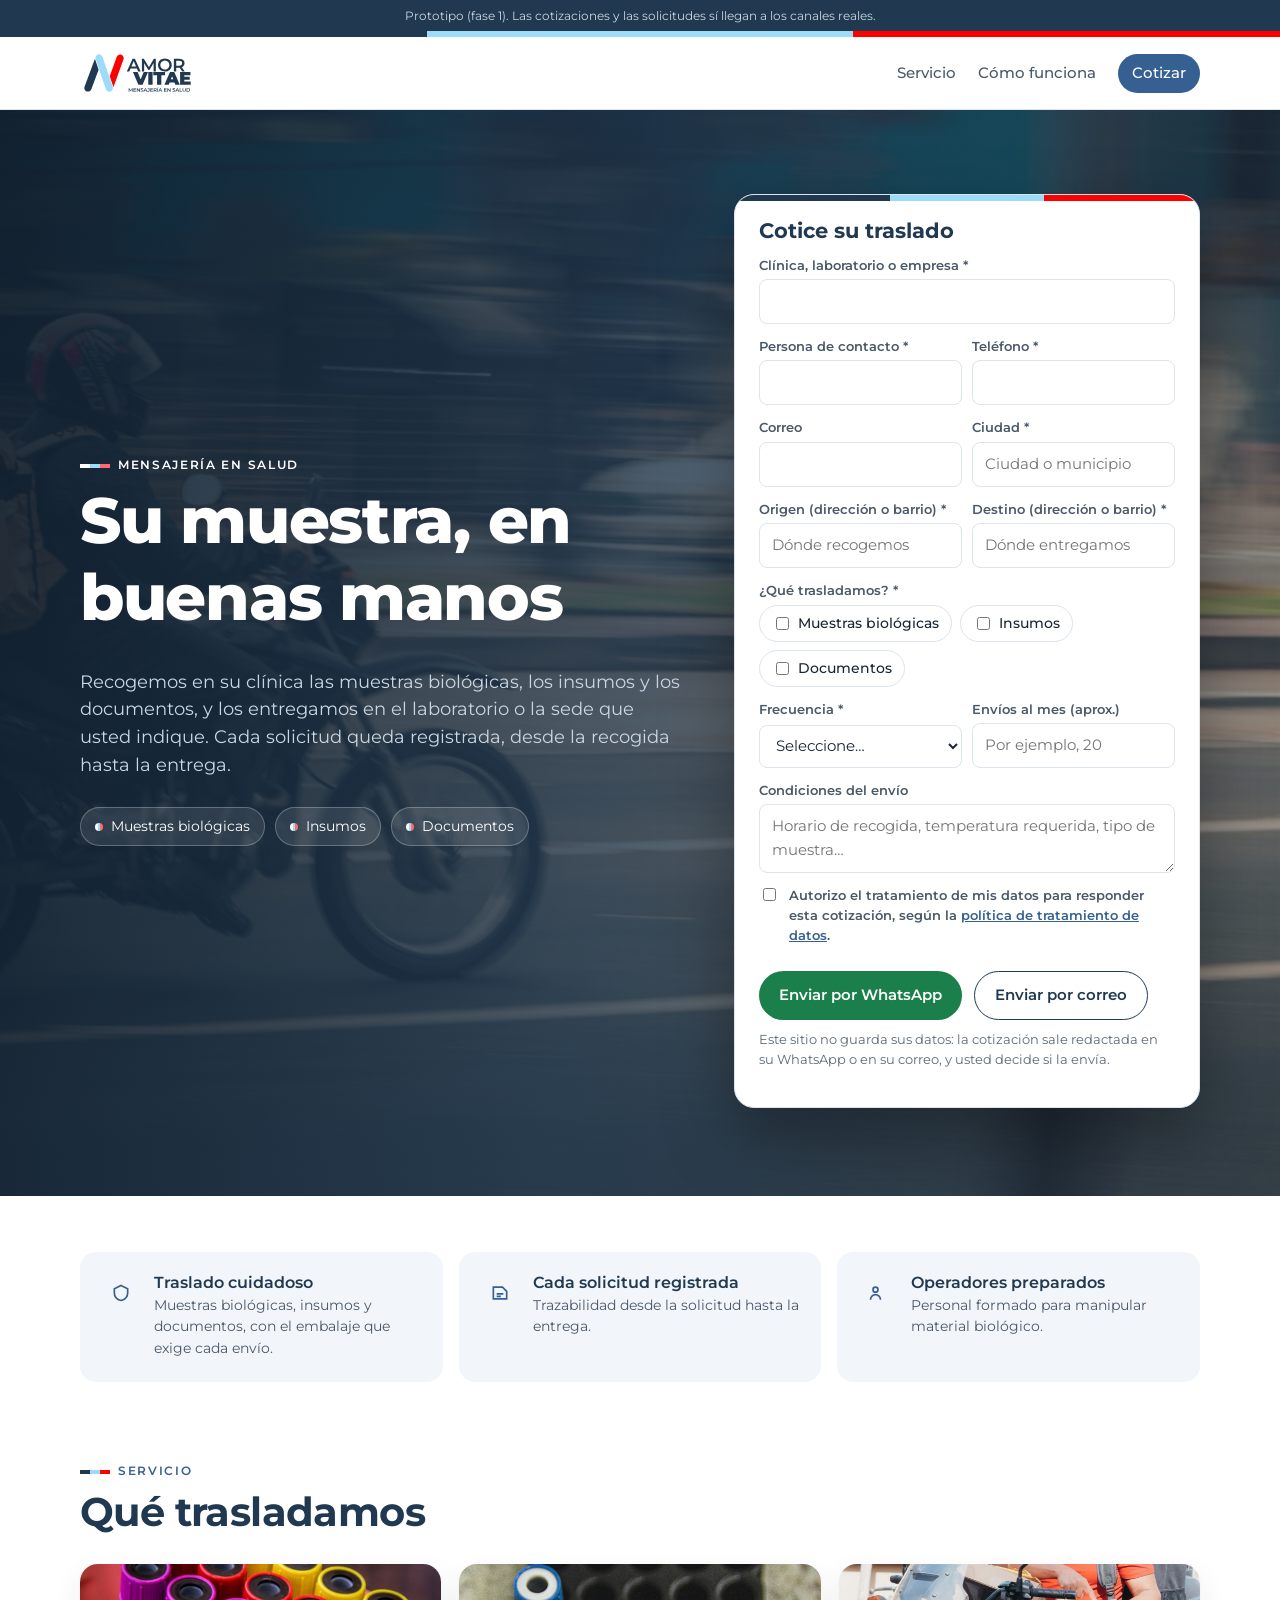
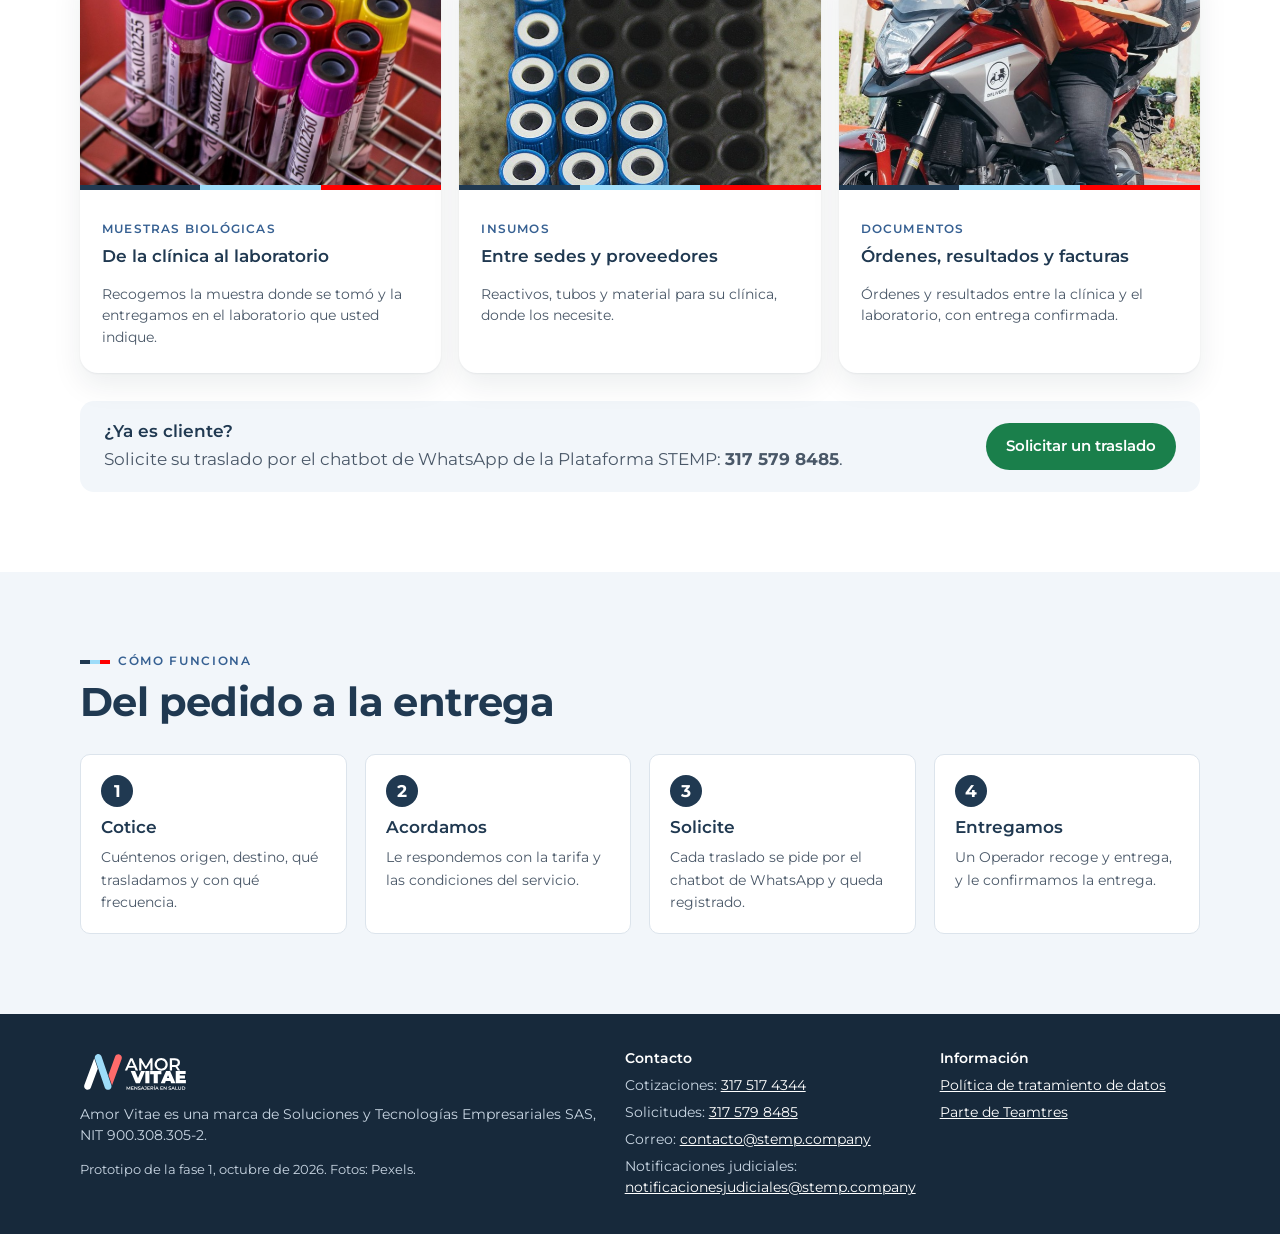
<file: index.html>
<!doctype html>
<html lang="es-CO">
<head>
  <meta charset="utf-8">
  <meta name="viewport" content="width=device-width, initial-scale=1">
  <title>Amor Vitae · Traslado de muestras biológicas, insumos y documentos</title>
  <meta name="description" content="Traslado de muestras biológicas, insumos y documentos desde su clínica veterinaria hasta el laboratorio. Cotice su traslado.">
  <meta name="robots" content="noindex">
  <link rel="icon" href="assets/icono.png">
  <link rel="preconnect" href="https://fonts.googleapis.com">
  <link rel="preconnect" href="https://fonts.gstatic.com" crossorigin>
  <link href="https://fonts.googleapis.com/css2?family=Montserrat:ital,wght@0,400;0,500;0,600;0,700;0,800;1,800&display=swap" rel="stylesheet">
  <link rel="stylesheet" href="assets/style.css">
  <script>document.documentElement.classList.add("js");</script>
</head>
<body>
  <div class="aviso-prototipo">Prototipo (fase 1). Las cotizaciones y las solicitudes sí llegan a los canales reales.</div>
  <div class="trazo" aria-hidden="true"></div>

  <header class="encabezado">
    <div class="contenedor">
      <a class="marca" href="#inicio" aria-label="Inicio"><img src="assets/logo.svg" alt="Amor Vitae, mensajería en salud"></a>
      <nav class="nav">
        <a class="ocultable" href="#servicio">Servicio</a>
        <a class="ocultable" href="#como-funciona">Cómo funciona</a>
        <a class="boton boton-primario boton-pequeno" href="#cotizar">Cotizar</a>
      </nav>
    </div>
  </header>

  <main id="inicio">
    <section class="portada hero" id="cotizar" style="background-image:url('assets/img/mensajero-moto.jpg')">
      <div class="contenedor">
        <div>
          <div class="etiqueta">Mensajería en salud</div>
          <h1>Su muestra, en buenas manos</h1>
          <p class="lead">Recogemos en su clínica las muestras biológicas, los insumos y los documentos, y los entregamos en el laboratorio o la sede que usted indique. Cada solicitud queda registrada, desde la recogida hasta la entrega.</p>
          <div class="chips"><span class="chip">Muestras biológicas</span><span class="chip">Insumos</span><span class="chip">Documentos</span></div>
        </div>

        <div class="cotizador">
          <h2>Cotice su traslado</h2>
          <form id="form-cotizacion" novalidate>
            <div class="campo"><label for="c-empresa">Clínica, laboratorio o empresa *</label><input id="c-empresa" name="empresa" required autocomplete="organization"></div>
            <div class="dos">
              <div class="campo"><label for="c-contacto">Persona de contacto *</label><input id="c-contacto" name="contacto" required autocomplete="name"></div>
              <div class="campo"><label for="c-telefono">Teléfono *</label><input id="c-telefono" name="telefono" required inputmode="tel" autocomplete="tel"></div>
            </div>
            <div class="dos">
              <div class="campo"><label for="c-correo">Correo</label><input id="c-correo" name="correo" type="email" autocomplete="email"></div>
              <div class="campo"><label for="c-ciudad">Ciudad *</label><input id="c-ciudad" name="ciudad" required list="ciudades" autocomplete="address-level2" placeholder="Ciudad o municipio"><datalist id="ciudades"></datalist></div>
            </div>
            <div class="ruta">
              <div class="campo"><label for="c-origen">Origen (dirección o barrio) *</label><input id="c-origen" name="origen" required placeholder="Dónde recogemos"></div>
              <div class="campo"><label for="c-destino">Destino (dirección o barrio) *</label><input id="c-destino" name="destino" required placeholder="Dónde entregamos"></div>
            </div>
            <div class="campo"><label>¿Qué trasladamos? *</label>
              <div class="opciones" id="tipos">
                <label><input type="checkbox" name="tipo" value="Muestras biológicas"> Muestras biológicas</label>
                <label><input type="checkbox" name="tipo" value="Insumos"> Insumos</label>
                <label><input type="checkbox" name="tipo" value="Documentos"> Documentos</label>
              </div>
            </div>
            <div class="dos">
              <div class="campo"><label for="c-frecuencia">Frecuencia *</label>
                <select id="c-frecuencia" name="frecuencia" required>
                  <option value="">Seleccione…</option>
                  <option>Una sola vez</option>
                  <option>Diaria</option>
                  <option>Varias veces por semana</option>
                  <option>Semanal</option>
                  <option>Mensual</option>
                  <option>Según demanda</option>
                </select>
              </div>
              <div class="campo"><label for="c-volumen">Envíos al mes (aprox.)</label><input id="c-volumen" name="volumen" inputmode="numeric" placeholder="Por ejemplo, 20"></div>
            </div>
            <div class="campo"><label for="c-notas">Condiciones del envío</label><textarea id="c-notas" name="notas" rows="2" placeholder="Horario de recogida, temperatura requerida, tipo de muestra…"></textarea></div>
            <label class="autorizacion"><input type="checkbox" name="autoriza" required> <span>Autorizo el tratamiento de mis datos para responder esta cotización, según la <a href="politica-datos.html" target="_blank">política de tratamiento de datos</a>.</span></label>
            <div class="error" id="error-cotizacion" role="alert"></div>
            <div class="acciones" style="margin-top:6px">
              <button class="boton boton-whatsapp" type="button" data-enviar="whatsapp">Enviar por WhatsApp</button>
              <button class="boton boton-secundario" type="button" data-enviar="correo">Enviar por correo</button>
            </div>
            <p class="nota" style="margin-top:10px">Este sitio no guarda sus datos: la cotización sale redactada en su WhatsApp o en su correo, y usted decide si la envía.</p>
          </form>
        </div>
      </div>
    </section>

    <section class="franja-pilares">
      <div class="contenedor">
        <div class="pilares">
            <div class="pilar"><div class="icono"><svg width="20" height="20" viewBox="0 0 24 24" fill="none" stroke="currentColor" stroke-width="2"><path d="M12 3l8 4v5c0 5-3.5 8-8 9-4.5-1-8-4-8-9V7z"/></svg></div><div><h3>Traslado cuidadoso</h3><p>Muestras biológicas, insumos y documentos, con el embalaje que exige cada envío.</p></div></div>
            <div class="pilar"><div class="icono"><svg width="20" height="20" viewBox="0 0 24 24" fill="none" stroke="currentColor" stroke-width="2"><path d="M4 19V5h11l5 5v9z"/><path d="M8 13h8M8 16h5"/></svg></div><div><h3>Cada solicitud registrada</h3><p>Trazabilidad desde la solicitud hasta la entrega.</p></div></div>
            <div class="pilar"><div class="icono"><svg width="20" height="20" viewBox="0 0 24 24" fill="none" stroke="currentColor" stroke-width="2"><circle cx="9" cy="8" r="3"/><path d="M3 20c0-3.3 2.7-6 6-6s6 2.7 6 6"/></svg></div><div><h3>Operadores preparados</h3><p>Personal formado para manipular material biológico.</p></div></div>
          </div>
      </div>
    </section>

    <section id="servicio">
      <div class="contenedor">
        <div class="encabezado-seccion revelar">
          <div class="etiqueta">Servicio</div>
          <h2>Qué trasladamos</h2>
        </div>
        <div class="equipos">
          <article class="tarjeta revelar"><div class="foto-servicio"><img src="assets/img/tubos-gradilla.jpg" alt="Tubos de muestras en una gradilla" loading="lazy"></div><div class="cuerpo"><div class="linea">Muestras biológicas</div><h3>De la clínica al laboratorio</h3><p>Recogemos la muestra donde se tomó y la entregamos en el laboratorio que usted indique.</p></div></article>
          <article class="tarjeta revelar"><div class="foto-servicio"><img src="assets/img/tubos-tapa-azul.jpg" alt="Tubos de laboratorio con tapa azul" loading="lazy"></div><div class="cuerpo"><div class="linea">Insumos</div><h3>Entre sedes y proveedores</h3><p>Reactivos, tubos y material para su clínica, donde los necesite.</p></div></article>
          <article class="tarjeta revelar"><div class="foto-servicio"><img src="assets/img/mensajero-paquete.jpg" alt="Mensajero en moto con un paquete" loading="lazy"></div><div class="cuerpo"><div class="linea">Documentos</div><h3>Órdenes, resultados y facturas</h3><p>Órdenes y resultados entre la clínica y el laboratorio, con entrega confirmada.</p></div></article>
        </div>
        <div class="solicitar">
          <div><h3 style="margin:0 0 4px">¿Ya es cliente?</h3><p>Solicite su traslado por el chatbot de WhatsApp de la Plataforma STEMP: <strong id="chatbot-visible">317 579 8485</strong>.</p></div>
          <a class="boton boton-whatsapp" id="boton-chatbot" href="#" target="_blank" rel="noopener">Solicitar un traslado</a>
        </div>
      </div>
    </section>

    <section id="como-funciona" class="seccion-gris">
      <div class="contenedor">
        <div class="encabezado-seccion revelar">
          <div class="etiqueta">Cómo funciona</div>
          <h2>Del pedido a la entrega</h2>
        </div>
        <div class="pasos">
          <div class="paso"><h3>Cotice</h3><p>Cuéntenos origen, destino, qué trasladamos y con qué frecuencia.</p></div>
          <div class="paso"><h3>Acordamos</h3><p>Le respondemos con la tarifa y las condiciones del servicio.</p></div>
          <div class="paso"><h3>Solicite</h3><p>Cada traslado se pide por el chatbot de WhatsApp y queda registrado.</p></div>
          <div class="paso"><h3>Entregamos</h3><p>Un Operador recoge y entrega, y le confirmamos la entrega.</p></div>
        </div>
      </div>
    </section>
  </main>

  <footer class="pie">
    <div class="contenedor">
      <div>
        <img src="assets/logo-negativo.svg" alt="Amor Vitae" style="height:44px">
        <p>Amor Vitae es una marca de <span data-sitio="responsable">Soluciones y Tecnologías Empresariales SAS</span>, NIT <span data-sitio="nit">900.308.305-2</span>.</p>
        <p class="nota" style="color:inherit">Prototipo de la fase 1, octubre de 2026. Fotos: Pexels.</p>
      </div>
      <div>
        <h3>Contacto</h3>
        <ul>
          <li>Cotizaciones: <a id="pie-whatsapp" href="#" target="_blank" rel="noopener">317 517 4344</a></li>
          <li>Solicitudes: <a id="pie-chatbot" href="#" target="_blank" rel="noopener">317 579 8485</a></li>
          <li>Correo: <a id="pie-correo" href="#">contacto@stemp.company</a></li>
          <li>Notificaciones judiciales: <a href="mailto:notificacionesjudiciales@stemp.company">notificacionesjudiciales@stemp.company</a></li>
        </ul>
      </div>
      <div>
        <h3>Información</h3>
        <ul>
          <li><a href="politica-datos.html">Política de tratamiento de datos</a></li>
          <li><a id="pie-grupo" href="#"><span data-sitio="respaldo">Parte de Teamtres</span></a></li>
        </ul>
      </div>
    </div>
  </footer>

  <script src="assets/config.js"></script>
  <script src="assets/app.js"></script>
</body>
</html>
</file>
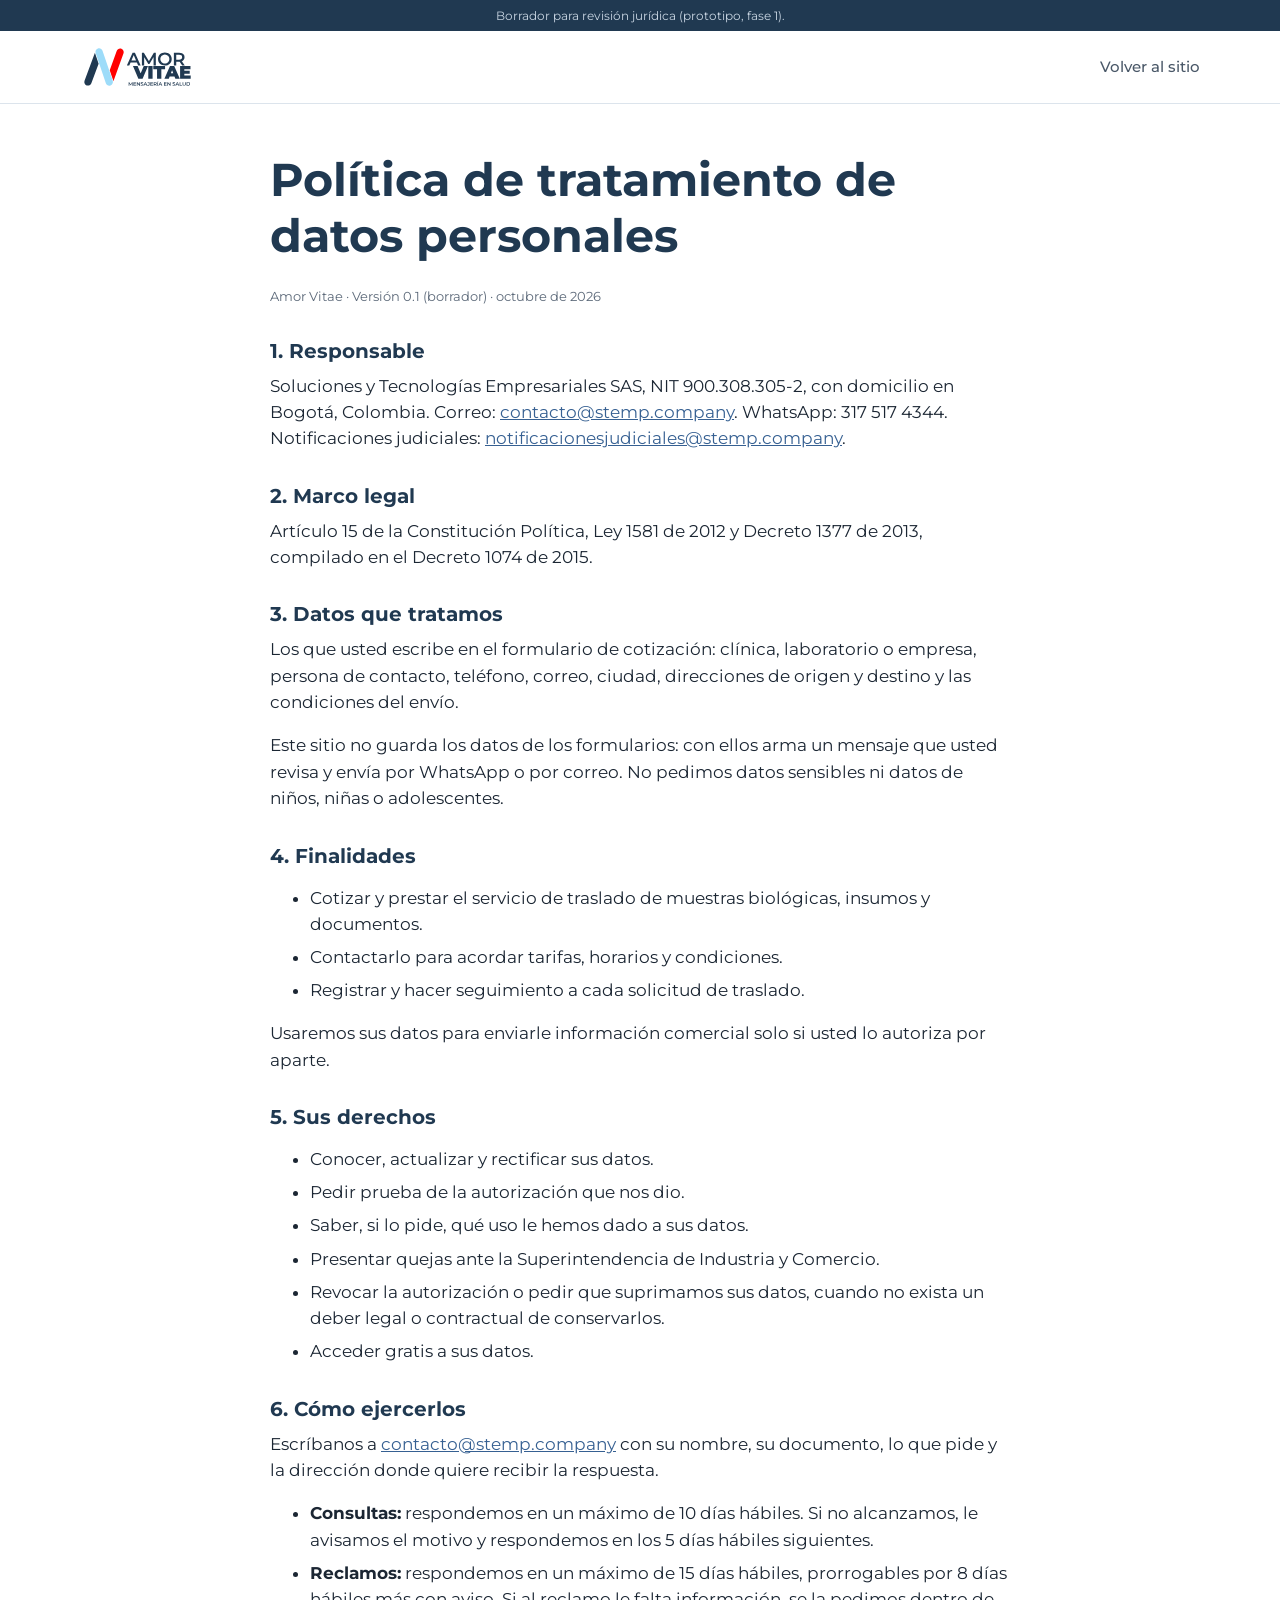
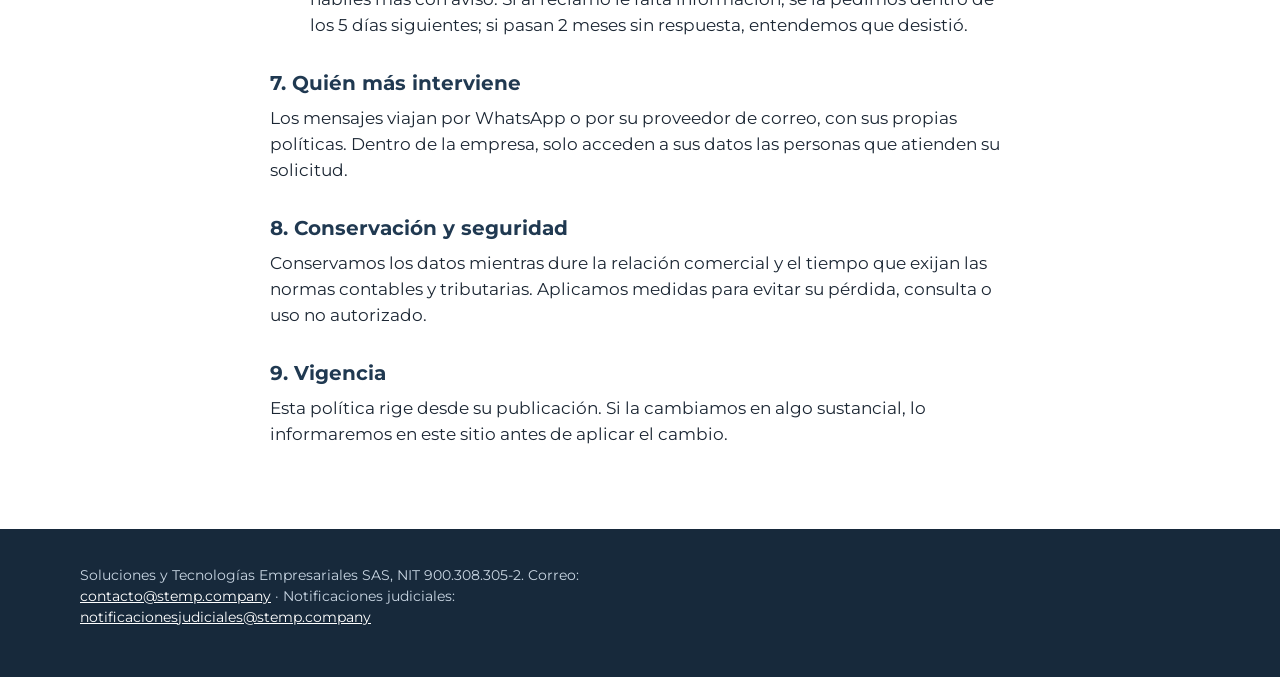
<file: politica-datos.html>
<!doctype html>
<html lang="es-CO">
<head>
  <meta charset="utf-8">
  <meta name="viewport" content="width=device-width, initial-scale=1">
  <title>Política de tratamiento de datos · Amor Vitae</title>
  <meta name="robots" content="noindex">
  <link rel="icon" href="assets/icono.png">
  <link href="https://fonts.googleapis.com/css2?family=Montserrat:wght@400;600;700&display=swap" rel="stylesheet">
  <link rel="stylesheet" href="assets/style.css">
</head>
<body>
  <div class="aviso-prototipo">Borrador para revisión jurídica (prototipo, fase 1).</div>
  <header class="encabezado"><div class="contenedor"><a class="marca" href="index.html"><img src="assets/logo.svg" alt="Amor Vitae"></a><nav class="nav"><a href="index.html">Volver al sitio</a></nav></div></header>
  <main class="documento">
    <h1>Política de tratamiento de datos personales</h1>
    <p class="nota">Amor Vitae · Versión 0.1 (borrador) · octubre de 2026</p>

    <h2>1. Responsable</h2>
    <p>Soluciones y Tecnologías Empresariales SAS, NIT 900.308.305-2, con domicilio en Bogotá, Colombia. Correo: <a href="mailto:contacto@stemp.company">contacto@stemp.company</a>. WhatsApp: 317 517 4344. Notificaciones judiciales: <a href="mailto:notificacionesjudiciales@stemp.company">notificacionesjudiciales@stemp.company</a>.</p>

    <h2>2. Marco legal</h2>
    <p>Artículo 15 de la Constitución Política, Ley 1581 de 2012 y Decreto 1377 de 2013, compilado en el Decreto 1074 de 2015.</p>

    <h2>3. Datos que tratamos</h2>
    <p>Los que usted escribe en el formulario de cotización: clínica, laboratorio o empresa, persona de contacto, teléfono, correo, ciudad, direcciones de origen y destino y las condiciones del envío.</p>
    <p>Este sitio no guarda los datos de los formularios: con ellos arma un mensaje que usted revisa y envía por WhatsApp o por correo. No pedimos datos sensibles ni datos de niños, niñas o adolescentes.</p>

    <h2>4. Finalidades</h2>
    <ul><li>Cotizar y prestar el servicio de traslado de muestras biológicas, insumos y documentos.</li><li>Contactarlo para acordar tarifas, horarios y condiciones.</li><li>Registrar y hacer seguimiento a cada solicitud de traslado.</li></ul>
    <p>Usaremos sus datos para enviarle información comercial solo si usted lo autoriza por aparte.</p>

    <h2>5. Sus derechos</h2>
    <ul>
      <li>Conocer, actualizar y rectificar sus datos.</li>
      <li>Pedir prueba de la autorización que nos dio.</li>
      <li>Saber, si lo pide, qué uso le hemos dado a sus datos.</li>
      <li>Presentar quejas ante la Superintendencia de Industria y Comercio.</li>
      <li>Revocar la autorización o pedir que suprimamos sus datos, cuando no exista un deber legal o contractual de conservarlos.</li>
      <li>Acceder gratis a sus datos.</li>
    </ul>

    <h2>6. Cómo ejercerlos</h2>
    <p>Escríbanos a <a href="mailto:contacto@stemp.company">contacto@stemp.company</a> con su nombre, su documento, lo que pide y la dirección donde quiere recibir la respuesta.</p>
    <ul>
      <li><strong>Consultas:</strong> respondemos en un máximo de 10 días hábiles. Si no alcanzamos, le avisamos el motivo y respondemos en los 5 días hábiles siguientes.</li>
      <li><strong>Reclamos:</strong> respondemos en un máximo de 15 días hábiles, prorrogables por 8 días hábiles más con aviso. Si al reclamo le falta información, se la pedimos dentro de los 5 días siguientes; si pasan 2 meses sin respuesta, entendemos que desistió.</li>
    </ul>

    <h2>7. Quién más interviene</h2>
    <p>Los mensajes viajan por WhatsApp o por su proveedor de correo, con sus propias políticas. Dentro de la empresa, solo acceden a sus datos las personas que atienden su solicitud.</p>

    <h2>8. Conservación y seguridad</h2>
    <p>Conservamos los datos mientras dure la relación comercial y el tiempo que exijan las normas contables y tributarias. Aplicamos medidas para evitar su pérdida, consulta o uso no autorizado.</p>

    <h2>9. Vigencia</h2>
    <p>Esta política rige desde su publicación. Si la cambiamos en algo sustancial, lo informaremos en este sitio antes de aplicar el cambio.</p>
  </main>
  <footer class="pie"><div class="contenedor"><p>Soluciones y Tecnologías Empresariales SAS, NIT 900.308.305-2. Correo: <a href="mailto:contacto@stemp.company">contacto@stemp.company</a> · Notificaciones judiciales: <a href="mailto:notificacionesjudiciales@stemp.company">notificacionesjudiciales@stemp.company</a></p></div></footer>
</body>
</html>
</file>
<file: assets/style.css>
/* Amor Vitae · Brand Kit v0.2 (19-oct-2026): N en azul oscuro, azul claro y rojo; botones en azul STEMP; sin amarillo */
:root {
  --azul-profundo: #203951;
  --azul-stemp: #366092;
  --azul-claro: #9DDCF9;
  --blanco: #FFFFFF;
  --tinta: #1B2633;
  --tinta-suave: #4A5868;
  --tinta-tenue: #5C6979;
  --superficie: #F2F6FA;
  --borde: #DCE4EC;
  --oscuro-superficie: #2A4763;
  --oscuro-texto-suave: #C9D6E3;
  --whatsapp: #1A7F4B;
  --radio: 10px;
  --ancho: 1160px;
}

* { box-sizing: border-box; }
html { scroll-behavior: smooth; }
body {
  margin: 0;
  font-family: "Montserrat", "Century Gothic", system-ui, sans-serif;
  color: var(--tinta);
  background: var(--blanco);
  line-height: 1.55;
  font-size: 16px;
}
img { max-width: 100%; display: block; }
a { color: var(--azul-stemp); }
h1, h2, h3 { color: var(--azul-profundo); line-height: 1.2; margin: 0 0 .5em; }
h1 { font-size: clamp(1.9rem, 4vw, 2.9rem); font-weight: 700; }
h2 { font-size: clamp(1.5rem, 3vw, 2rem); font-weight: 700; }
h3 { font-size: 1.08rem; font-weight: 600; }
p { margin: 0 0 1em; }
.contenedor { max-width: var(--ancho); margin: 0 auto; padding: 0 20px; }
.etiqueta { text-transform: uppercase; letter-spacing: .14em; font-size: .75rem; font-weight: 600; color: var(--azul-stemp); margin-bottom: .6em; }

.aviso-prototipo { background: var(--azul-profundo); color: var(--oscuro-texto-suave); font-size: .78rem; text-align: center; padding: 6px 12px; }

/* Encabezado */
.encabezado { position: sticky; top: 0; z-index: 20; background: rgba(255,255,255,.96); backdrop-filter: blur(6px); border-bottom: 1px solid var(--borde); }
.encabezado .contenedor { display: flex; align-items: center; gap: 20px; min-height: 72px; }
.marca { display: flex; align-items: center; gap: 12px; text-decoration: none; }
.marca img { height: 40px; width: auto; }
.marca span { font-weight: 600; font-size: 1.05rem; color: var(--azul-profundo); border-left: 2px solid var(--borde); padding-left: 12px; }
.nav { margin-left: auto; display: flex; gap: 22px; align-items: center; }
.nav a { text-decoration: none; color: var(--tinta-suave); font-weight: 500; font-size: .93rem; }
.nav a:hover { color: var(--azul-profundo); }
.nav a.boton-primario, .nav a.boton-primario:hover { color: #fff; }
.boton-carrito { position: relative; }

/* Botones */
.boton { display: inline-flex; align-items: center; justify-content: center; gap: 8px; border: 0; cursor: pointer; font: inherit; font-weight: 600; font-size: .93rem; padding: 12px 20px; border-radius: 999px; text-decoration: none; transition: transform .12s, background .12s; }
.boton:active { transform: translateY(1px); }
.boton-primario { background: var(--azul-stemp); color: #fff; }
.boton-primario:hover { background: var(--azul-profundo); }
.boton-secundario { background: transparent; color: var(--azul-profundo); border: 1.5px solid var(--azul-profundo); }
.boton-secundario:hover { background: var(--superficie); }
.boton-whatsapp { background: var(--whatsapp); color: #fff; }
.boton-whatsapp:hover { background: #136b3e; }
.boton-claro { background: #fff; color: var(--azul-profundo); }
.boton-pequeno { padding: 8px 14px; font-size: .85rem; }
.contador { background: var(--azul-claro); color: var(--azul-profundo); border-radius: 999px; min-width: 22px; height: 22px; font-size: .75rem; display: inline-flex; align-items: center; justify-content: center; padding: 0 6px; }

/* Portada */
.portada { background: linear-gradient(160deg, var(--superficie) 0%, #fff 70%); padding: 72px 0 64px; position: relative; overflow: hidden; }
.portada::after { content: ""; position: absolute; right: -140px; top: -140px; width: 460px; height: 460px; border-radius: 50%; border: 36px solid var(--azul-claro); opacity: .35; }
.portada .contenedor { position: relative; z-index: 1; display: grid; grid-template-columns: 1.3fr 1fr; gap: 48px; align-items: center; }
.portada p.lead { font-size: 1.12rem; color: var(--tinta-suave); max-width: 36em; }
.acciones { display: flex; gap: 12px; flex-wrap: wrap; margin-top: 24px; }
.pilares { display: grid; gap: 12px; }
.pilar { background: #fff; border: 1px solid var(--borde); border-radius: var(--radio); padding: 16px 18px; display: flex; gap: 14px; align-items: flex-start; }
.pilar .icono { flex: none; width: 38px; height: 38px; border-radius: 50%; background: var(--superficie); color: var(--azul-stemp); display: grid; place-items: center; }
.pilar h3 { margin: 0 0 2px; font-size: .98rem; }
.pilar p { margin: 0; font-size: .88rem; color: var(--tinta-suave); }

/* Secciones */
section { padding: 64px 0; }
.seccion-gris { background: var(--superficie); }
.encabezado-seccion { max-width: 720px; margin-bottom: 28px; }
.encabezado-seccion p { color: var(--tinta-suave); }

/* Equipos */
.equipos { display: grid; grid-template-columns: repeat(auto-fit, minmax(250px, 1fr)); gap: 18px; }
.tarjeta { background: #fff; border: 1px solid var(--borde); border-radius: var(--radio); padding: 22px; display: flex; flex-direction: column; gap: 10px; }
.tarjeta .linea { font-size: .75rem; text-transform: uppercase; letter-spacing: .1em; color: var(--azul-stemp); font-weight: 600; }
.tarjeta p { font-size: .88rem; color: var(--tinta-suave); margin: 0; flex: 1; }
.tarjeta .acciones { margin-top: 8px; }
.ilustracion { height: 120px; border-radius: 8px; background: linear-gradient(135deg, var(--azul-profundo), var(--azul-stemp)); display: grid; place-items: center; color: var(--azul-claro); }

/* Catálogo */
.filtros { display: flex; flex-wrap: wrap; gap: 8px; margin-bottom: 14px; }
.filtro { border: 1px solid var(--borde); background: #fff; color: var(--tinta-suave); padding: 8px 14px; border-radius: 999px; cursor: pointer; font: inherit; font-size: .85rem; font-weight: 500; }
.filtro[aria-pressed="true"] { background: var(--azul-profundo); color: #fff; border-color: var(--azul-profundo); }
.buscador { width: 100%; max-width: 420px; padding: 12px 16px; border: 1px solid var(--borde); border-radius: 999px; font: inherit; margin-bottom: 18px; }
.detalle-linea { background: #fff; border-left: 4px solid var(--azul-claro); padding: 12px 16px; border-radius: 6px; font-size: .9rem; color: var(--tinta-suave); margin-bottom: 18px; }
.lista { display: grid; grid-template-columns: repeat(auto-fill, minmax(260px, 1fr)); gap: 12px; }
.producto { background: #fff; border: 1px solid var(--borde); border-radius: var(--radio); padding: 16px; display: flex; flex-direction: column; gap: 6px; }
.producto .codigo { font-size: .72rem; color: var(--tinta-tenue); letter-spacing: .05em; }
.producto h3 { font-size: .95rem; margin: 0; color: var(--tinta); font-weight: 600; }
.producto .meta { font-size: .8rem; color: var(--tinta-suave); }
.producto .fila { display: flex; gap: 8px; align-items: center; margin-top: auto; padding-top: 8px; }
.cantidad { display: inline-flex; align-items: center; border: 1px solid var(--borde); border-radius: 999px; overflow: hidden; }
.cantidad button { border: 0; background: var(--superficie); width: 32px; height: 34px; cursor: pointer; font-size: 1rem; color: var(--azul-profundo); }
.cantidad input { width: 40px; border: 0; text-align: center; font: inherit; font-size: .9rem; -moz-appearance: textfield; }
.cantidad input::-webkit-inner-spin-button { -webkit-appearance: none; }
.vacio { color: var(--tinta-tenue); padding: 20px 0; }

/* Cómo funciona */
.pasos { display: grid; grid-template-columns: repeat(auto-fit, minmax(210px, 1fr)); gap: 18px; counter-reset: paso; }
.paso { padding: 20px; border-radius: var(--radio); background: #fff; border: 1px solid var(--borde); }
.paso::before { counter-increment: paso; content: counter(paso); display: inline-grid; place-items: center; width: 32px; height: 32px; border-radius: 50%; background: var(--azul-profundo); color: #fff; font-weight: 700; margin-bottom: 10px; }
.paso p { font-size: .9rem; color: var(--tinta-suave); margin: 0; }

/* Contacto y pie */
.banda { background: var(--azul-profundo); color: #fff; }
.banda h2 { color: #fff; }
.banda p { color: var(--oscuro-texto-suave); }
.banda .contenedor { display: flex; justify-content: space-between; align-items: center; gap: 24px; flex-wrap: wrap; }
.pie { background: #17293b; color: var(--oscuro-texto-suave); font-size: .85rem; padding: 36px 0; }
.pie .contenedor { display: grid; grid-template-columns: 2fr 1fr 1fr; gap: 24px; }
.pie a { color: #fff; }
.pie img { height: 34px; width: auto; margin-bottom: 10px; }
.pie h3 { color: #fff; font-size: .9rem; }
.pie ul { list-style: none; padding: 0; margin: 0; display: grid; gap: 6px; }

/* Panel del pedido */
.velo { position: fixed; inset: 0; background: rgba(16, 28, 42, .45); z-index: 40; opacity: 0; pointer-events: none; transition: opacity .2s; }
.velo.abierto { opacity: 1; pointer-events: auto; }
.panel { position: fixed; top: 0; right: 0; bottom: 0; width: min(460px, 100%); background: #fff; z-index: 50; transform: translateX(100%); transition: transform .25s ease; display: flex; flex-direction: column; box-shadow: -10px 0 30px rgba(0,0,0,.12); }
.panel.abierto { transform: none; }
.panel-cabeza { display: flex; justify-content: space-between; align-items: center; padding: 18px 20px; border-bottom: 1px solid var(--borde); }
.panel-cabeza h2 { font-size: 1.2rem; margin: 0; }
.cerrar { border: 0; background: var(--superficie); width: 36px; height: 36px; border-radius: 50%; cursor: pointer; font-size: 1.2rem; color: var(--azul-profundo); }
.panel-cuerpo { padding: 18px 20px; overflow-y: auto; flex: 1; }
.linea-pedido { display: grid; grid-template-columns: 1fr auto auto; gap: 10px; align-items: center; padding: 10px 0; border-bottom: 1px solid var(--borde); font-size: .88rem; }
.linea-pedido small { color: var(--tinta-tenue); display: block; }
.quitar { border: 0; background: none; color: var(--tinta-tenue); cursor: pointer; font-size: .8rem; text-decoration: underline; }
.panel-pie { padding: 16px 20px; border-top: 1px solid var(--borde); display: grid; gap: 10px; background: var(--superficie); }
.nota { font-size: .8rem; color: var(--tinta-tenue); }

/* Formularios */
form .campo { display: grid; gap: 4px; margin-bottom: 12px; }
form label { font-size: .82rem; font-weight: 600; color: var(--tinta-suave); }
form input, form select, form textarea { font: inherit; font-size: .93rem; padding: 10px 12px; border: 1px solid var(--borde); border-radius: 8px; background: #fff; color: var(--tinta); width: 100%; }
form input:focus, form select:focus, form textarea:focus, .buscador:focus { outline: 2px solid var(--azul-claro); border-color: var(--azul-stemp); }
.dos { display: grid; grid-template-columns: 1fr 1fr; gap: 10px; }
.autorizacion { display: flex; gap: 10px; align-items: flex-start; font-size: .82rem; color: var(--tinta-suave); margin: 6px 0 4px; }
.autorizacion input { width: auto; margin-top: 3px; }
.error { color: #B3261E; font-size: .82rem; min-height: 1.2em; }

/* Ventana de cotización */
.ventana { position: fixed; inset: 0; display: grid; place-items: center; z-index: 60; padding: 16px; pointer-events: none; opacity: 0; transition: opacity .2s; }
.ventana.abierta { opacity: 1; pointer-events: auto; }
.ventana .caja { background: #fff; border-radius: 14px; width: min(560px, 100%); max-height: calc(100vh - 32px); overflow-y: auto; padding: 24px; box-shadow: 0 20px 50px rgba(0,0,0,.2); }

.aviso-flotante { position: fixed; left: 50%; bottom: 24px; transform: translate(-50%, 20px); background: var(--azul-profundo); color: #fff; padding: 10px 18px; border-radius: 999px; font-size: .88rem; opacity: 0; transition: all .2s; z-index: 70; pointer-events: none; }
.aviso-flotante.visible { opacity: 1; transform: translate(-50%, 0); }

/* Página de texto (política) */
.documento { max-width: 780px; margin: 0 auto; padding: 48px 20px 64px; }
.documento h2 { font-size: 1.25rem; margin-top: 1.6em; }
.documento li { margin-bottom: .4em; }

@media (max-width: 860px) {
  .portada .contenedor { grid-template-columns: 1fr; }
  .pie .contenedor { grid-template-columns: 1fr; }
  .nav a.ocultable { display: none; }
}
@media (max-width: 520px) {
  .marca span { display: none; }
  .dos { grid-template-columns: 1fr; }
  section { padding: 48px 0; }
}

section[id] { scroll-margin-top: 80px; }

/* ---- Propio de Amor Vitae ---- */
.trazo { height: 6px; background: linear-gradient(90deg, #FF7BAC, #CC00AC 22%, #00E0F4 45%, #005B97 62%, #FFF200 80%, #FF931E); }
.marca img { height: 46px; }
.portada::after { border-color: #00E0F4; opacity: .18; }
.cotizador { background: #fff; border: 1px solid var(--borde); border-radius: 14px; padding: 24px; box-shadow: 0 14px 40px rgba(10, 9, 58, .08); }
.cotizador h2 { font-size: 1.3rem; }
.ruta { display: grid; grid-template-columns: 1fr 1fr; gap: 10px; }
.opciones { display: flex; flex-wrap: wrap; gap: 8px; }
.opciones label { display: inline-flex; align-items: center; gap: 6px; border: 1px solid var(--borde); border-radius: 999px; padding: 7px 12px; font-weight: 500; font-size: .85rem; cursor: pointer; color: var(--tinta); }
.opciones input { width: auto; accent-color: #005B97; }
.opciones label:has(input:checked) { border-color: #005B97; background: #EEF5FB; }
.solicitar { display: flex; gap: 16px; align-items: center; justify-content: space-between; flex-wrap: wrap; background: var(--superficie); border-radius: 14px; padding: 20px 24px; margin-top: 28px; }
.solicitar p { margin: 0; color: var(--tinta-suave); }
@media (max-width: 520px) { .ruta { grid-template-columns: 1fr; } }

/* Franjas de la N (v0.2): azul oscuro, azul claro y rojo; en fondos oscuros, blanco, azul claro y rojo aclarado */
:root { --franjas: linear-gradient(90deg, #203951 0 33.34%, #9DDCF9 33.34% 66.67%, #FF0000 66.67%); --franjas-oscuro: linear-gradient(90deg, #FFFFFF 0 33.34%, #9DDCF9 33.34% 66.67%, #FF6B6B 66.67%); }
.trazo { background: var(--franjas); }
.etiqueta::before { content: ""; display: inline-block; width: 30px; height: 4px; background: var(--franjas); vertical-align: middle; margin-right: 8px; }
.cotizador { position: relative; overflow: hidden; }
.cotizador::before { content: ""; position: absolute; top: 0; left: 0; right: 0; height: 6px; background: var(--franjas); }

/* ===== Pase visual (18-oct-2026): foto a sangre, cotizador encima, tarjetas con imagen ===== */
body { font-size: 17px; }
.hero { position: relative; padding: 84px 0 88px; background: #203951 center / cover no-repeat; color: #fff; }
.hero::before { content: ""; position: absolute; inset: 0; background: linear-gradient(100deg, rgba(16, 32, 48, .94) 0%, rgba(32, 57, 81, .8) 50%, rgba(32, 57, 81, .42) 100%); }
.hero::after { display: none; }
.hero .contenedor { position: relative; z-index: 1; align-items: center; }
.hero h1 { color: #fff; font-size: clamp(2.4rem, 5vw, 4rem); font-weight: 800; letter-spacing: -.02em; }
.hero p.lead { color: #C9D6E3; }
.hero .etiqueta::before { background: var(--franjas-oscuro); }
.hero .etiqueta { color: #fff; }
.hero .chips { display: flex; flex-wrap: wrap; gap: 10px; margin-top: 28px; }
.hero .chip { padding: 8px 14px; border-radius: 999px; background: rgba(255,255,255,.1); border: 1px solid rgba(255,255,255,.25); font-size: .85rem; }
.hero .chip::before { content: ""; display: inline-block; width: 8px; height: 8px; border-radius: 50%; background: var(--franjas-oscuro); margin-right: 8px; }
.cotizador { border-radius: 20px; box-shadow: 0 30px 70px rgba(0, 0, 0, .35); }
.franja-pilares { padding: 56px 0 0; }
.franja-pilares .pilares { grid-template-columns: repeat(3, 1fr); gap: 16px; }
.franja-pilares .pilar { border: 0; background: var(--superficie); border-radius: 16px; padding: 22px; }
section { padding: 80px 0; }
.encabezado-seccion h2 { font-size: clamp(1.8rem, 3.3vw, 2.5rem); letter-spacing: -.015em; }
#servicio .tarjeta { padding: 0; overflow: hidden; border: 0; border-radius: 18px; box-shadow: 0 1px 2px rgba(16,32,48,.06), 0 12px 30px rgba(16,32,48,.08); transition: transform .25s ease, box-shadow .25s ease; }
#servicio .tarjeta:hover { transform: translateY(-4px); box-shadow: 0 20px 44px rgba(16,32,48,.14); }
.foto-servicio { position: relative; aspect-ratio: 16 / 10; overflow: hidden; }
.foto-servicio::after { content: ""; position: absolute; left: 0; right: 0; bottom: 0; height: 5px; background: var(--franjas); }
.foto-servicio img { width: 100%; height: 100%; object-fit: cover; transition: transform .6s ease; }
#servicio .tarjeta:hover .foto-servicio img { transform: scale(1.04); }
#servicio .tarjeta .cuerpo { padding: 20px 22px 24px; display: grid; gap: 8px; }
.js .revelar { opacity: 0; transform: translateY(22px); transition: opacity .7s ease, transform .7s ease; }
.js .revelar.visible { opacity: 1; transform: none; }
@media (prefers-reduced-motion: reduce) { .js .revelar { opacity: 1; transform: none; transition: none; } }
@media (max-width: 860px) { .hero::before { background: linear-gradient(180deg, rgba(16,32,48,.72), rgba(16,32,48,.92) 60%); } .franja-pilares .pilares { grid-template-columns: 1fr; } section { padding: 60px 0; } }
</file>
